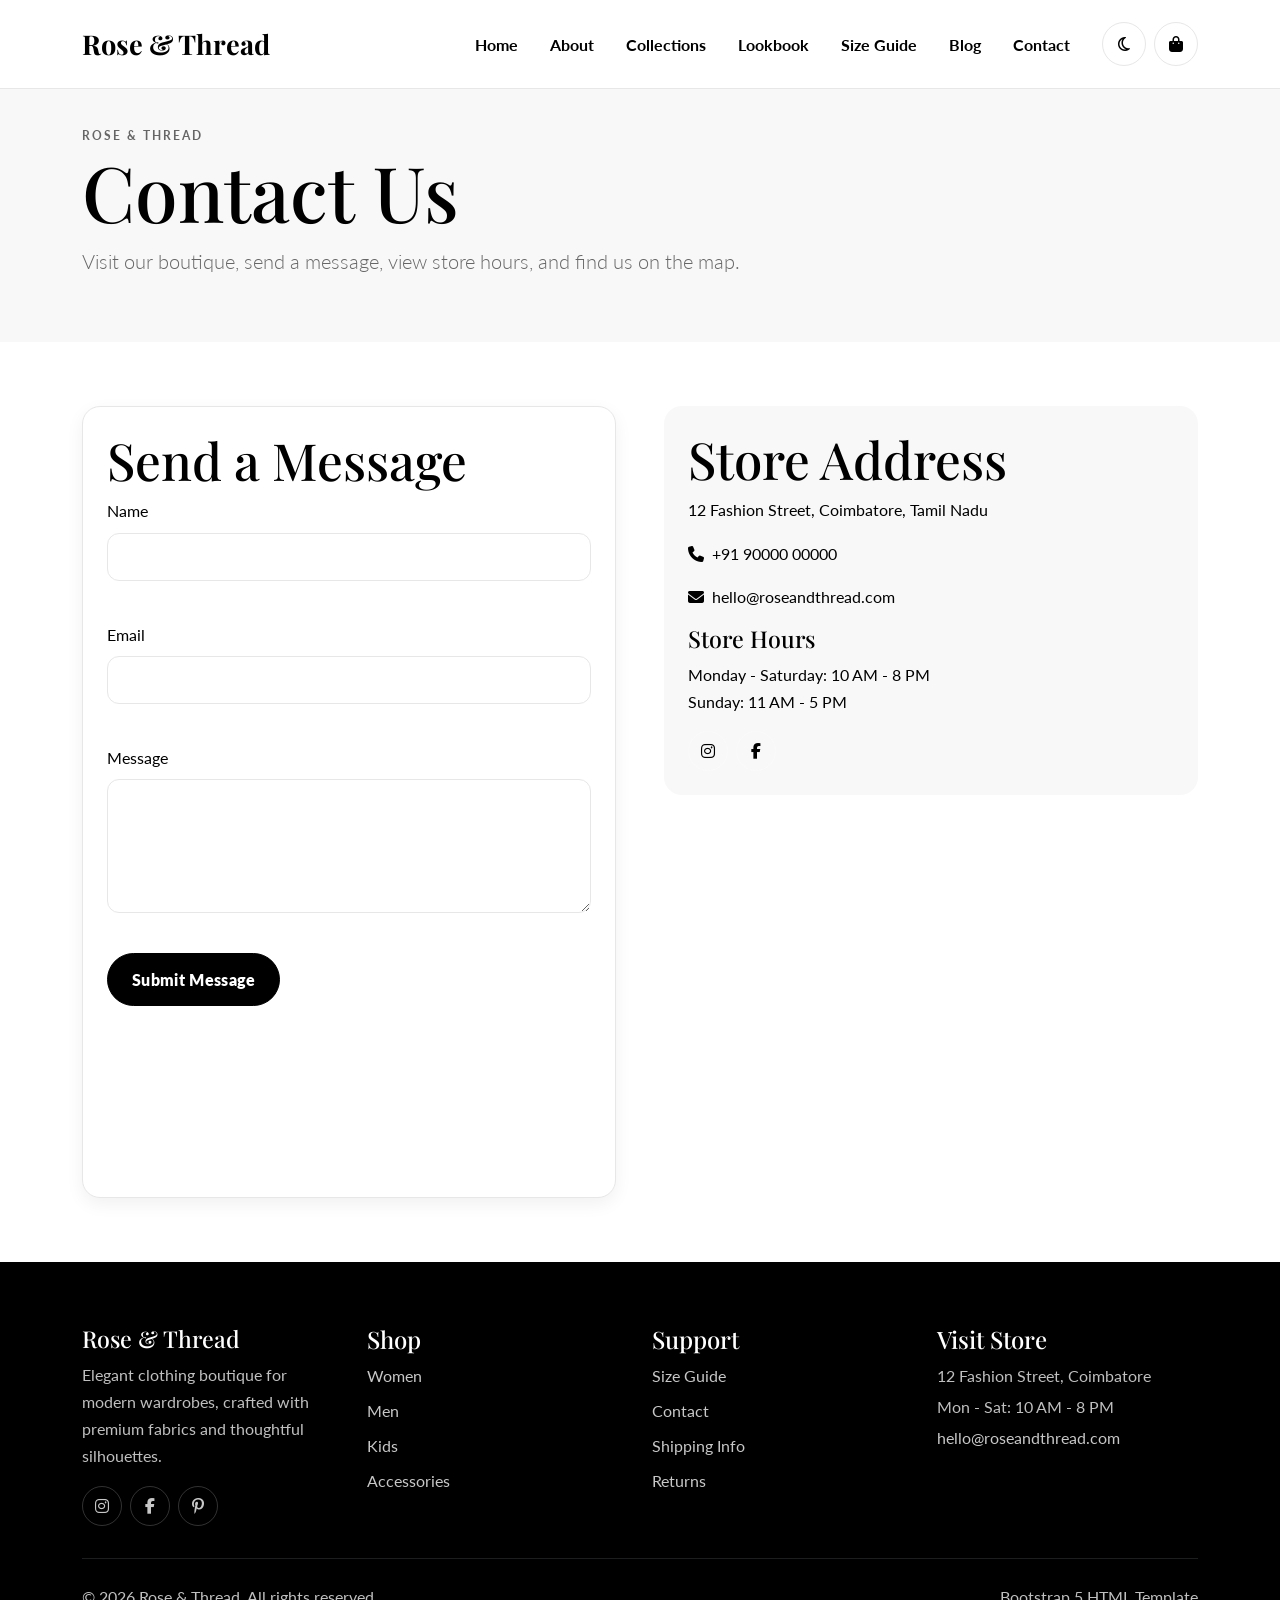
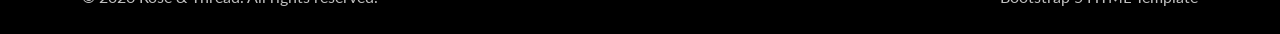
<file: clothing-boutique_1/pages/contact.html>
<!doctype html><html lang="en"><head><meta charset="utf-8"><meta name="viewport" content="width=device-width, initial-scale=1"><title>Contact Rose & Thread Boutique</title><meta name="description" content="Contact Rose & Thread boutique with a validated form, store address, hours, social links, and Google Maps location iframe."><link rel="preconnect" href="https://fonts.googleapis.com"><link rel="preconnect" href="https://fonts.gstatic.com" crossorigin><link href="https://fonts.googleapis.com/css2?family=Playfair+Display:wght@600;700&family=Lato:wght@400;700;900&display=swap" rel="stylesheet"><link href="https://cdn.jsdelivr.net/npm/bootstrap@5.3.3/dist/css/bootstrap.min.css" rel="stylesheet"><link href="https://cdnjs.cloudflare.com/ajax/libs/font-awesome/6.5.2/css/all.min.css" rel="stylesheet"><link href="../assets/css/style.css" rel="stylesheet"><link href="../assets/css/dark-mode.css" rel="stylesheet"><link href="../assets/css/rtl.css" rel="stylesheet"></head><body><nav class="navbar navbar-expand-lg fixed-top" aria-label="Main navigation"><div class="container"><a class="navbar-brand" href="index.html">Rose & Thread</a><button class="navbar-toggler" type="button" data-bs-toggle="collapse" data-bs-target="#mainNav" aria-controls="mainNav" aria-expanded="false" aria-label="Toggle navigation"><span class="navbar-toggler-icon"></span></button><div class="collapse navbar-collapse" id="mainNav"><ul class="navbar-nav ms-auto mb-2 mb-lg-0"><li class="nav-item"><a class="nav-link" href="index.html">Home</a></li><li class="nav-item"><a class="nav-link" href="about.html">About</a></li><li class="nav-item"><a class="nav-link" href="collections.html">Collections</a></li><li class="nav-item"><a class="nav-link" href="lookbook.html">Lookbook</a></li><li class="nav-item"><a class="nav-link" href="size-guide.html">Size Guide</a></li><li class="nav-item"><a class="nav-link" href="blog.html">Blog</a></li><li class="nav-item"><a class="nav-link" href="contact.html">Contact</a></li></ul><div class="d-flex gap-2 ms-lg-3"><button class="nav-icon-btn" data-theme-toggle aria-label="Toggle dark mode"><i class="fa-regular fa-moon"></i></button><a class="nav-icon-btn" href="product-details.html" aria-label="Cart"><i class="fa-solid fa-bag-shopping"></i></a></div></div></div></nav><main><section class="breadcrumb-section"><div class="container"><span class="eyebrow">Rose & Thread</span><h1>Contact Us</h1><p class="lead text-muted-custom">Visit our boutique, send a message, view store hours, and find us on the map.</p></div></section><section class="section-padding"><div class="container"><div class="row g-5"><div class="col-lg-6"><form data-validate="true" action="https://formspree.io/f/XXXXX" method="post" class="boutique-card p-4"><h2>Send a Message</h2><div class="mb-3"><label class="form-label" for="name">Name</label><input id="name" name="name" class="form-control" data-required="true"><div class="error-message"></div></div><div class="mb-3"><label class="form-label" for="email">Email</label><input id="email" name="email" type="email" class="form-control" data-required="true"><div class="error-message"></div></div><div class="mb-3"><label class="form-label" for="message">Message</label><textarea id="message" name="message" rows="5" class="form-control" data-required="true"></textarea><div class="error-message"></div></div><button class="btn-boutique" type="submit">Submit Message</button></form></div><div class="col-lg-6"><div class="sidebar-box"><h2>Store Address</h2><p>12 Fashion Street, Coimbatore, Tamil Nadu</p><p><i class="fa-solid fa-phone me-2"></i>+91 90000 00000</p><p><i class="fa-solid fa-envelope me-2"></i>hello@roseandthread.com</p><h3>Store Hours</h3><p>Monday - Saturday: 10 AM - 8 PM<br>Sunday: 11 AM - 5 PM</p><div class="social-icons"><a href="#" aria-label="Instagram"><i class="fa-brands fa-instagram"></i></a><a href="#" aria-label="Facebook"><i class="fa-brands fa-facebook-f"></i></a></div></div><iframe class="map-frame" title="Google Maps store location" loading="lazy" src="https://www.google.com/maps?q=Coimbatore,Tamil%20Nadu&output=embed"></iframe></div></div></div></section></main><footer class="footer"><div class="container"><div class="row g-4"><div class="col-lg-3 col-md-6"><h3>Rose & Thread</h3><p class="opacity-75">Elegant clothing boutique for modern wardrobes, crafted with premium fabrics and thoughtful silhouettes.</p><div class="social-icons"><a href="#" aria-label="Instagram"><i class="fa-brands fa-instagram"></i></a><a href="#" aria-label="Facebook"><i class="fa-brands fa-facebook-f"></i></a><a href="#" aria-label="Pinterest"><i class="fa-brands fa-pinterest-p"></i></a></div></div><div class="col-lg-3 col-md-6"><h4>Shop</h4><a href="collections.html">Women</a><a href="collections.html">Men</a><a href="collections.html">Kids</a><a href="collections.html">Accessories</a></div><div class="col-lg-3 col-md-6"><h4>Support</h4><a href="size-guide.html">Size Guide</a><a href="contact.html">Contact</a><a href="product-details.html">Shipping Info</a><a href="404.html">Returns</a></div><div class="col-lg-3 col-md-6"><h4>Visit Store</h4><p class="opacity-75 mb-1">12 Fashion Street, Coimbatore</p><p class="opacity-75 mb-1">Mon - Sat: 10 AM - 8 PM</p><a href="mailto:hello@roseandthread.com">hello@roseandthread.com</a></div></div><hr class="border-secondary my-4"><div class="d-flex flex-column flex-md-row justify-content-between"><p class="mb-0 opacity-75">© 2026 Rose & Thread. All rights reserved.</p><p class="mb-0 opacity-75">Bootstrap 5 HTML Template</p></div></div></footer><script src="https://cdn.jsdelivr.net/npm/bootstrap@5.3.3/dist/js/bootstrap.bundle.min.js"></script><script src="../assets/js/main.js"></script></body></html>
</file>
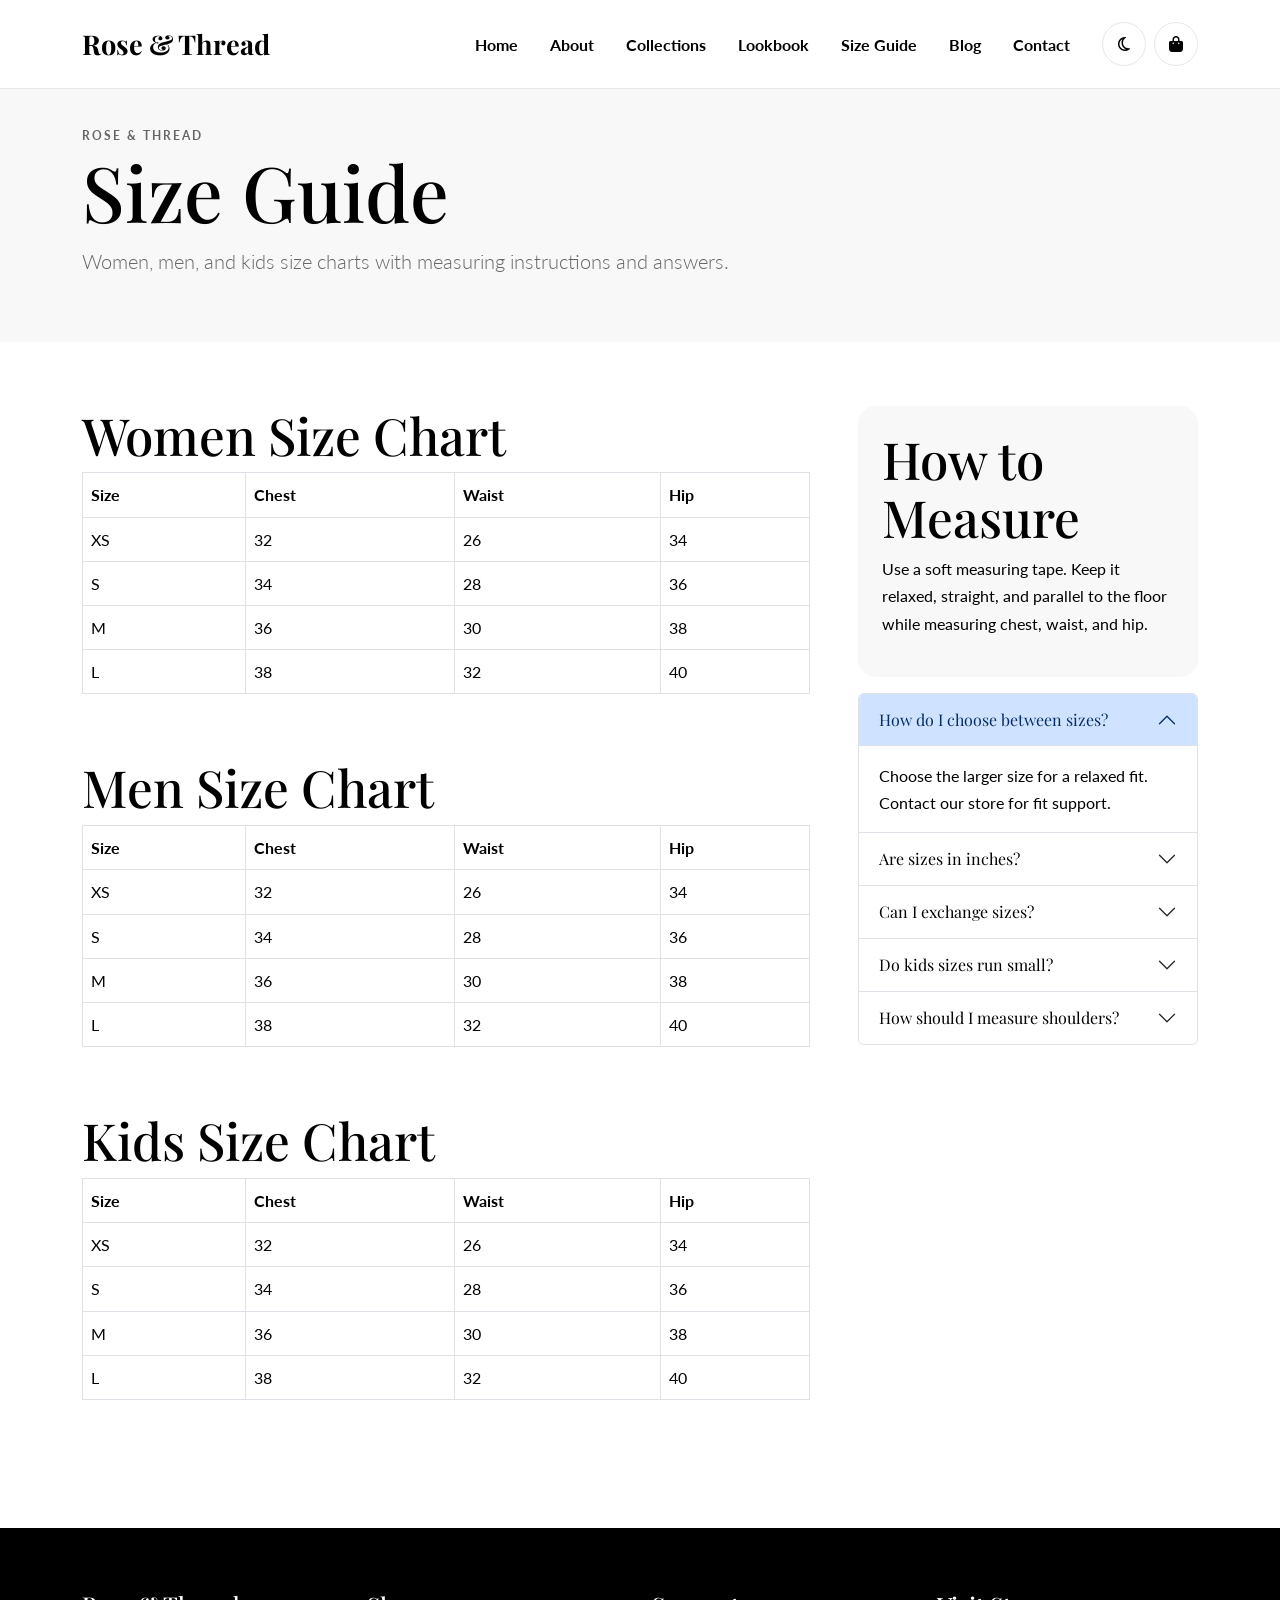
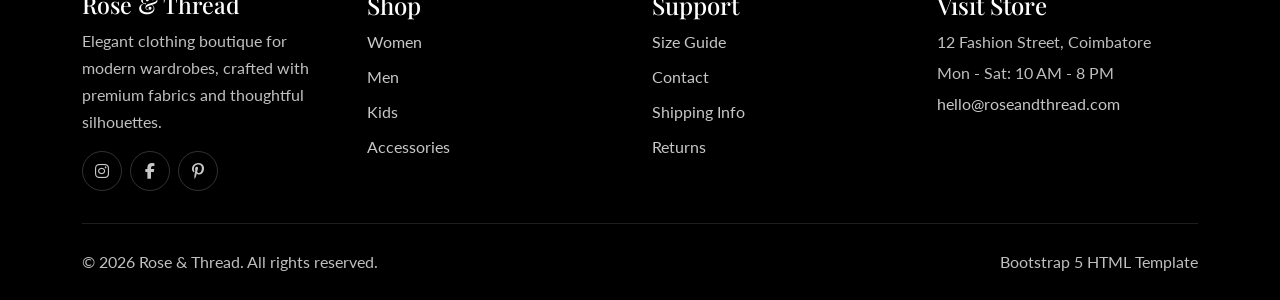
<file: clothing-boutique_1/pages/size-guide.html>
<!doctype html><html lang="en"><head><meta charset="utf-8"><meta name="viewport" content="width=device-width, initial-scale=1"><title>Size Guide | Rose & Thread Boutique</title><meta name="description" content="Check women, men, and kids size chart tables, measuring instructions, and answers to common boutique sizing questions."><link rel="preconnect" href="https://fonts.googleapis.com"><link rel="preconnect" href="https://fonts.gstatic.com" crossorigin><link href="https://fonts.googleapis.com/css2?family=Playfair+Display:wght@600;700&family=Lato:wght@400;700;900&display=swap" rel="stylesheet"><link href="https://cdn.jsdelivr.net/npm/bootstrap@5.3.3/dist/css/bootstrap.min.css" rel="stylesheet"><link href="https://cdnjs.cloudflare.com/ajax/libs/font-awesome/6.5.2/css/all.min.css" rel="stylesheet"><link href="../assets/css/style.css" rel="stylesheet"><link href="../assets/css/dark-mode.css" rel="stylesheet"><link href="../assets/css/rtl.css" rel="stylesheet"></head><body><nav class="navbar navbar-expand-lg fixed-top" aria-label="Main navigation"><div class="container"><a class="navbar-brand" href="index.html">Rose & Thread</a><button class="navbar-toggler" type="button" data-bs-toggle="collapse" data-bs-target="#mainNav" aria-controls="mainNav" aria-expanded="false" aria-label="Toggle navigation"><span class="navbar-toggler-icon"></span></button><div class="collapse navbar-collapse" id="mainNav"><ul class="navbar-nav ms-auto mb-2 mb-lg-0"><li class="nav-item"><a class="nav-link" href="index.html">Home</a></li><li class="nav-item"><a class="nav-link" href="about.html">About</a></li><li class="nav-item"><a class="nav-link" href="collections.html">Collections</a></li><li class="nav-item"><a class="nav-link" href="lookbook.html">Lookbook</a></li><li class="nav-item"><a class="nav-link" href="size-guide.html">Size Guide</a></li><li class="nav-item"><a class="nav-link" href="blog.html">Blog</a></li><li class="nav-item"><a class="nav-link" href="contact.html">Contact</a></li></ul><div class="d-flex gap-2 ms-lg-3"><button class="nav-icon-btn" data-theme-toggle aria-label="Toggle dark mode"><i class="fa-regular fa-moon"></i></button><a class="nav-icon-btn" href="product-details.html" aria-label="Cart"><i class="fa-solid fa-bag-shopping"></i></a></div></div></div></nav><main><section class="breadcrumb-section"><div class="container"><span class="eyebrow">Rose & Thread</span><h1>Size Guide</h1><p class="lead text-muted-custom">Women, men, and kids size charts with measuring instructions and answers.</p></div></section><section class="section-padding"><div class="container"><div class="row g-5"><div class="col-lg-8"><h2>Women Size Chart</h2><div class="table-responsive mb-5"><table class="table table-bordered"><thead><tr><th>Size</th><th>Chest</th><th>Waist</th><th>Hip</th></tr></thead><tbody><tr><td>XS</td><td>32</td><td>26</td><td>34</td></tr><tr><td>S</td><td>34</td><td>28</td><td>36</td></tr><tr><td>M</td><td>36</td><td>30</td><td>38</td></tr><tr><td>L</td><td>38</td><td>32</td><td>40</td></tr></tbody></table></div><h2>Men Size Chart</h2><div class="table-responsive mb-5"><table class="table table-bordered"><thead><tr><th>Size</th><th>Chest</th><th>Waist</th><th>Hip</th></tr></thead><tbody><tr><td>XS</td><td>32</td><td>26</td><td>34</td></tr><tr><td>S</td><td>34</td><td>28</td><td>36</td></tr><tr><td>M</td><td>36</td><td>30</td><td>38</td></tr><tr><td>L</td><td>38</td><td>32</td><td>40</td></tr></tbody></table></div><h2>Kids Size Chart</h2><div class="table-responsive mb-5"><table class="table table-bordered"><thead><tr><th>Size</th><th>Chest</th><th>Waist</th><th>Hip</th></tr></thead><tbody><tr><td>XS</td><td>32</td><td>26</td><td>34</td></tr><tr><td>S</td><td>34</td><td>28</td><td>36</td></tr><tr><td>M</td><td>36</td><td>30</td><td>38</td></tr><tr><td>L</td><td>38</td><td>32</td><td>40</td></tr></tbody></table></div></div><aside class="col-lg-4"><div class="sidebar-box"><h2>How to Measure</h2><p>Use a soft measuring tape. Keep it relaxed, straight, and parallel to the floor while measuring chest, waist, and hip.</p></div><div class="accordion" id="faqAccordion"><div class="accordion-item"><h3 class="accordion-header"><button class="accordion-button " type="button" data-bs-toggle="collapse" data-bs-target="#faq0">How do I choose between sizes?</button></h3><div id="faq0" class="accordion-collapse collapse show" data-bs-parent="#faqAccordion"><div class="accordion-body">Choose the larger size for a relaxed fit. Contact our store for fit support.</div></div></div><div class="accordion-item"><h3 class="accordion-header"><button class="accordion-button collapsed" type="button" data-bs-toggle="collapse" data-bs-target="#faq1">Are sizes in inches?</button></h3><div id="faq1" class="accordion-collapse collapse " data-bs-parent="#faqAccordion"><div class="accordion-body">Choose the larger size for a relaxed fit. Contact our store for fit support.</div></div></div><div class="accordion-item"><h3 class="accordion-header"><button class="accordion-button collapsed" type="button" data-bs-toggle="collapse" data-bs-target="#faq2">Can I exchange sizes?</button></h3><div id="faq2" class="accordion-collapse collapse " data-bs-parent="#faqAccordion"><div class="accordion-body">Choose the larger size for a relaxed fit. Contact our store for fit support.</div></div></div><div class="accordion-item"><h3 class="accordion-header"><button class="accordion-button collapsed" type="button" data-bs-toggle="collapse" data-bs-target="#faq3">Do kids sizes run small?</button></h3><div id="faq3" class="accordion-collapse collapse " data-bs-parent="#faqAccordion"><div class="accordion-body">Choose the larger size for a relaxed fit. Contact our store for fit support.</div></div></div><div class="accordion-item"><h3 class="accordion-header"><button class="accordion-button collapsed" type="button" data-bs-toggle="collapse" data-bs-target="#faq4">How should I measure shoulders?</button></h3><div id="faq4" class="accordion-collapse collapse " data-bs-parent="#faqAccordion"><div class="accordion-body">Choose the larger size for a relaxed fit. Contact our store for fit support.</div></div></div></div></aside></div></div></section></main><footer class="footer"><div class="container"><div class="row g-4"><div class="col-lg-3 col-md-6"><h3>Rose & Thread</h3><p class="opacity-75">Elegant clothing boutique for modern wardrobes, crafted with premium fabrics and thoughtful silhouettes.</p><div class="social-icons"><a href="#" aria-label="Instagram"><i class="fa-brands fa-instagram"></i></a><a href="#" aria-label="Facebook"><i class="fa-brands fa-facebook-f"></i></a><a href="#" aria-label="Pinterest"><i class="fa-brands fa-pinterest-p"></i></a></div></div><div class="col-lg-3 col-md-6"><h4>Shop</h4><a href="collections.html">Women</a><a href="collections.html">Men</a><a href="collections.html">Kids</a><a href="collections.html">Accessories</a></div><div class="col-lg-3 col-md-6"><h4>Support</h4><a href="size-guide.html">Size Guide</a><a href="contact.html">Contact</a><a href="product-details.html">Shipping Info</a><a href="404.html">Returns</a></div><div class="col-lg-3 col-md-6"><h4>Visit Store</h4><p class="opacity-75 mb-1">12 Fashion Street, Coimbatore</p><p class="opacity-75 mb-1">Mon - Sat: 10 AM - 8 PM</p><a href="mailto:hello@roseandthread.com">hello@roseandthread.com</a></div></div><hr class="border-secondary my-4"><div class="d-flex flex-column flex-md-row justify-content-between"><p class="mb-0 opacity-75">© 2026 Rose & Thread. All rights reserved.</p><p class="mb-0 opacity-75">Bootstrap 5 HTML Template</p></div></div></footer><script src="https://cdn.jsdelivr.net/npm/bootstrap@5.3.3/dist/js/bootstrap.bundle.min.js"></script><script src="../assets/js/main.js"></script></body></html>
</file>
<file: clothing-boutique_1/assets/css/style.css>
/* =====================================================
   Rose & Thread Boutique - Main Styles
   CSS variables, layout, components and responsive rules
===================================================== */
:root{
  --color-primary:#000000;--color-bg:#FFFFFF;--color-text:#000000;--color-accent:#E8B4B8;--color-card-bg:#F8F8F8;
  --color-muted:#666666;--color-border:#E7E7E7;--color-footer:#000000;--color-footer-text:#FFFFFF;--color-focus:#E8B4B8;
  --font-heading:'Playfair Display',serif;--font-body:'Lato',sans-serif;
  --space-1:4px;--space-2:8px;--space-3:12px;--space-4:16px;--space-5:24px;--space-6:32px;--space-7:48px;--space-8:64px;
  --shadow-sm:0 6px 18px rgba(0,0,0,.06);--shadow-md:0 16px 35px rgba(0,0,0,.12);--radius:18px;--transition:all .3s ease;
}
*{box-sizing:border-box}html{scroll-behavior:smooth}body{margin:0;background:var(--color-bg);color:var(--color-text);font-family:var(--font-body);line-height:1.7}img{max-width:100%;display:block;height:auto}a{color:inherit;text-decoration:none;transition:var(--transition)}a:focus,button:focus,input:focus,textarea:focus,select:focus{outline:3px solid var(--color-focus);outline-offset:3px}h1,h2,h3,h4,h5,h6{font-family:var(--font-heading);line-height:1.15;color:var(--color-text)}h1{font-size:clamp(2.6rem,6vw,5.8rem)}h2{font-size:clamp(2rem,4vw,3.2rem)}h3{font-size:1.45rem}.section-padding{padding:var(--space-8) 0}.section-title{margin-bottom:var(--space-6)}.eyebrow{letter-spacing:.16em;text-transform:uppercase;font-weight:700;font-size:.78rem;color:var(--color-muted)}.text-muted-custom{color:var(--color-muted)}
/* Navbar */
.navbar{background:var(--color-bg);box-shadow:0 1px 0 var(--color-border);padding:var(--space-4) 0}.navbar-brand{font-family:var(--font-heading);font-size:1.7rem;font-weight:700;color:var(--color-primary)!important}.nav-link{color:var(--color-text)!important;font-weight:700;position:relative;margin:0 var(--space-2)}.nav-link::after{content:"";position:absolute;left:8px;bottom:2px;width:0;height:1px;background:var(--color-primary);transition:var(--transition)}.nav-link:hover::after,.nav-link.active::after{width:calc(100% - 16px)}.nav-icon-btn{border:1px solid var(--color-border);background:transparent;color:var(--color-text);width:44px;height:44px;border-radius:50%;display:inline-flex;align-items:center;justify-content:center;transition:var(--transition)}.nav-icon-btn:hover{background:var(--color-primary);color:var(--color-bg);transform:translateY(-2px)}
/* Buttons */
.btn-boutique,.btn-outline-boutique{display:inline-flex;align-items:center;justify-content:center;gap:var(--space-2);min-height:44px;padding:12px 24px;border-radius:999px;border:1px solid var(--color-primary);font-weight:800;transition:var(--transition);letter-spacing:.02em}.btn-boutique{background:var(--color-primary);color:var(--color-bg)}.btn-boutique:hover{background:var(--color-accent);border-color:var(--color-accent);color:var(--color-primary);transform:scale(1.02)}.btn-outline-boutique{background:transparent;color:var(--color-primary)}.btn-outline-boutique:hover{background:var(--color-primary);color:var(--color-bg);transform:scale(1.02)}
/* Cards */
.boutique-card,.product-card,.blog-card,.icon-box{background:#fff;color:#000;border:1px solid var(--color-border);border-radius:var(--radius);box-shadow:var(--shadow-sm);overflow:hidden;transition:var(--transition);height:100%}.boutique-card:hover,.product-card:hover,.blog-card:hover,.icon-box:hover{transform:translateY(-6px);box-shadow:var(--shadow-md)}.image-wrap{overflow:hidden}.image-wrap img{width:100%;height:100%;object-fit:cover;transition:var(--transition)}.product-card:hover .image-wrap img,.blog-card:hover .image-wrap img,.boutique-card:hover .image-wrap img{transform:scale(1.05)}.product-body,.card-body-custom{padding:var(--space-5)}.price{font-weight:900;font-size:1.1rem}.old-price{text-decoration:line-through;color:var(--color-muted);font-size:.9rem}.category-pill,.tag{display:inline-block;background:var(--color-card-bg);padding:6px 12px;border-radius:999px;font-size:.78rem;font-weight:800;margin-bottom:var(--space-3)}
/* Hero and sections */
.hero{min-height:100vh;display:grid;align-items:center;background:linear-gradient(135deg,var(--color-bg),var(--color-card-bg))}.hero-img{border-radius:32px;box-shadow:var(--shadow-md);min-height:520px;object-fit:cover}.category-card{min-height:280px;position:relative;border-radius:var(--radius);overflow:hidden}.category-card img{height:100%;width:100%;object-fit:cover}.category-card .overlay,.look-card .overlay{position:absolute;inset:0;background:linear-gradient(to top,rgba(0,0,0,.72),rgba(0,0,0,.05));display:flex;align-items:flex-end;padding:var(--space-5);color:#fff}.scroll-strip{display:flex;gap:var(--space-4);overflow-x:auto;padding-bottom:var(--space-4);scroll-snap-type:x mandatory}.scroll-item{min-width:240px;scroll-snap-align:start}.sale-banner{background:linear-gradient(135deg,var(--color-primary),var(--color-accent),var(--color-primary));background-size:200% 200%;color:#fff;border-radius:28px;padding:var(--space-7);transition:var(--transition);overflow:hidden}.sale-banner:hover{background-position:100% 50%;transform:translateY(-4px)}.brand-strip{display:grid;grid-template-columns:repeat(5,1fr);gap:var(--space-4);align-items:center}.brand-logo{background:var(--color-card-bg);border-radius:14px;padding:var(--space-4);text-align:center;font-family:var(--font-heading);font-weight:700}.newsletter{background:var(--color-card-bg);border-radius:28px;padding:var(--space-6)}
/* Forms */
.form-control,.form-select{min-height:48px;border:1px solid var(--color-border);border-radius:12px;background:var(--color-bg);color:var(--color-text)}.error-message{color:#b00020;font-size:.86rem;margin-top:4px;min-height:20px}.is-invalid{border-color:#b00020!important}.filter-bar{background:var(--color-card-bg);border-radius:var(--radius);padding:var(--space-5)}.pagination .page-link{color:var(--color-primary)}.pagination .active .page-link{background:var(--color-primary);border-color:var(--color-primary)}
/* Product details */
.swatch{width:34px;height:34px;border-radius:50%;border:2px solid var(--color-border);display:inline-block;margin-right:8px}.swatch.black{background:#000}.swatch.blush{background:var(--color-accent)}.swatch.beige{background:#d8c6b0}.qty-control{display:inline-flex;border:1px solid var(--color-border);border-radius:999px;overflow:hidden}.qty-control button,.qty-control span{width:44px;height:44px;border:0;background:var(--color-bg);display:grid;place-items:center;color:var(--color-text)}
/* Lookbook */
.look-grid{display:grid;grid-template-columns:repeat(4,1fr);gap:var(--space-4)}.look-card{position:relative;min-height:330px;border-radius:var(--radius);overflow:hidden}.look-card img{width:100%;height:100%;object-fit:cover;transition:var(--transition)}.look-card:hover img{transform:scale(1.05)}.look-card .overlay{opacity:0;align-items:center;justify-content:center;text-align:center}.look-card:hover .overlay{opacity:1}
/* Blog */
.sidebar-box{background:var(--color-card-bg);border-radius:var(--radius);padding:var(--space-5);margin-bottom:var(--space-4)}.share-btn{width:44px;height:44px;border-radius:50%;border:1px solid var(--color-border);display:inline-grid;place-items:center;margin-right:8px}.share-btn:hover{background:var(--color-primary);color:var(--color-bg);transform:translateY(-3px)}
/* Footer */
.footer{background:var(--color-footer);color:var(--color-footer-text);padding:var(--space-8) 0 var(--space-5)}.footer h3,.footer h4{color:#fff}.footer a{color:#fff;opacity:.78;display:block;margin-bottom:8px}.footer a:hover{opacity:1;color:var(--color-accent);transform:translateX(4px)}.social-icons a{display:inline-flex!important;width:40px;height:40px;border:1px solid rgba(255,255,255,.25);align-items:center;justify-content:center;border-radius:50%;margin-right:8px}.social-icons a:hover{transform:translateY(-4px);background:var(--color-accent);color:#000}.map-frame{width:100%;height:380px;border:0;border-radius:var(--radius);filter:grayscale(100%)}
/* Utility */
.bg-card{background:var(--color-card-bg)}.rounded-premium{border-radius:var(--radius)}.shadow-premium{box-shadow:var(--shadow-sm)}.min-vh-70{min-height:70vh}.breadcrumb-section{padding:120px 0 48px;background:var(--color-card-bg)}.table{color:var(--color-text)}.accordion-button{background:var(--color-bg);color:var(--color-text)}.accordion-body{background:var(--color-bg);color:var(--color-text)}.icon-box i{font-size:1.8rem;color:var(--color-primary);transition:var(--transition)}.icon-box:hover i{color:var(--color-accent);transform:translateY(-4px)}
@media (max-width:1024px){.look-grid{grid-template-columns:repeat(2,1fr)}.brand-strip{grid-template-columns:repeat(3,1fr)}.hero-img{min-height:420px}}
@media (max-width:640px){.section-padding{padding:var(--space-7) 0}h1{font-size:2.4rem}.hero{padding-top:90px}.hero-img{min-height:320px}.brand-strip{grid-template-columns:repeat(2,1fr)}.look-grid{grid-template-columns:1fr}.sale-banner{padding:var(--space-5)}.table-responsive{font-size:.9rem}.btn-boutique,.btn-outline-boutique{width:100%;margin-bottom:8px}.nav-icon-btn{width:44px;height:44px}}
.coming-page{background-image:url('../images/coming-soon.webp');background-size:cover;background-position:center}.coming-card{max-width:760px}.author-avatar{width:90px;height:90px;object-fit:cover}
.cart-icon {
  position: relative;
}

#cartCount {
  position: absolute;
  top: -8px;
  right: -10px;
  background: var(--color-accent);
  color: var(--color-primary);
  font-size: 12px;
  font-weight: 700;
  width: 18px;
  height: 18px;
  border-radius: 50%;
  display: inline-flex;
  align-items: center;
  justify-content: center;
}
</file>
<file: clothing-boutique_1/assets/css/dark-mode.css>
/* Dark theme overrides using body class and CSS variables */
body.dark-mode{--color-bg:#0f0f0f;--color-text:#f7f7f7;--color-card-bg:#1a1a1a;--color-border:#2b2b2b;--color-muted:#c5c5c5;--color-footer:#000000;--color-footer-text:#ffffff;--color-focus:#E8B4B8;background:var(--color-bg);color:var(--color-text)}
body.dark-mode .boutique-card,body.dark-mode .product-card,body.dark-mode .blog-card,body.dark-mode .icon-box{background:#151515;color:#f7f7f7}body.dark-mode .navbar{background:var(--color-bg)}body.dark-mode .navbar-brand,body.dark-mode .nav-link{color:var(--color-text)!important}body.dark-mode .nav-link::after{background:var(--color-accent)}body.dark-mode .btn-outline-boutique{border-color:#fff;color:#fff}body.dark-mode .btn-outline-boutique:hover{background:#fff;color:#000}body.dark-mode .form-control,body.dark-mode .form-select{background:#151515;color:#fff;border-color:var(--color-border)}body.dark-mode .table{color:#fff}body.dark-mode .brand-logo{background:#151515;color:#fff}
@media (prefers-color-scheme: dark){body.auto-dark{--color-bg:#0f0f0f;--color-text:#f7f7f7;--color-card-bg:#1a1a1a;--color-border:#2b2b2b;--color-muted:#c5c5c5}}
</file>
<file: clothing-boutique_1/assets/css/rtl.css>
/* RTL support: add dir="rtl" to html element */
html[dir="rtl"] body{text-align:right}html[dir="rtl"] .navbar-nav{padding-right:0}html[dir="rtl"] .nav-link::after{left:auto;right:8px}html[dir="rtl"] .me-2{margin-left:.5rem!important;margin-right:0!important}html[dir="rtl"] .ms-auto{margin-right:auto!important;margin-left:0!important}html[dir="rtl"] .footer a:hover{transform:translateX(-4px)}html[dir="rtl"] .social-icons a{margin-left:8px;margin-right:0}html[dir="rtl"] .swatch{margin-left:8px;margin-right:0}html[dir="rtl"] .text-md-end{text-align:left!important}
</file>
